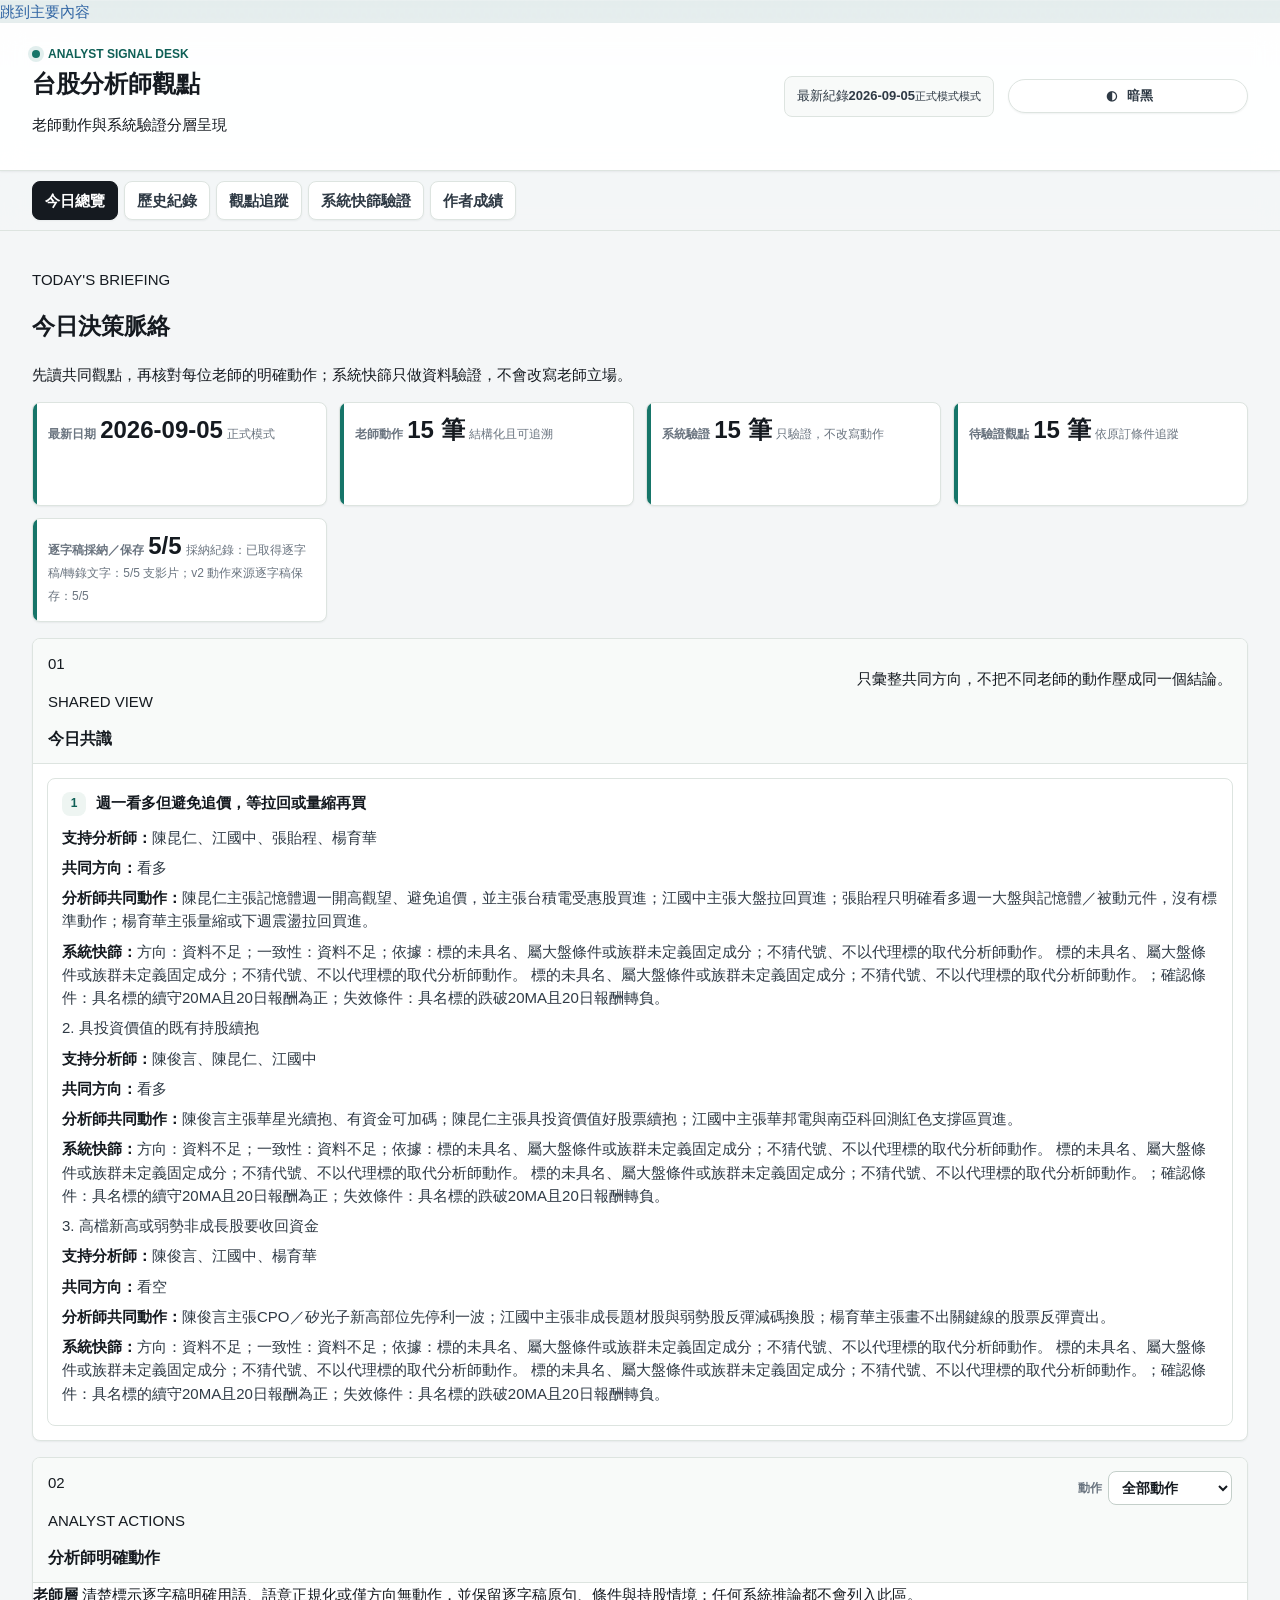
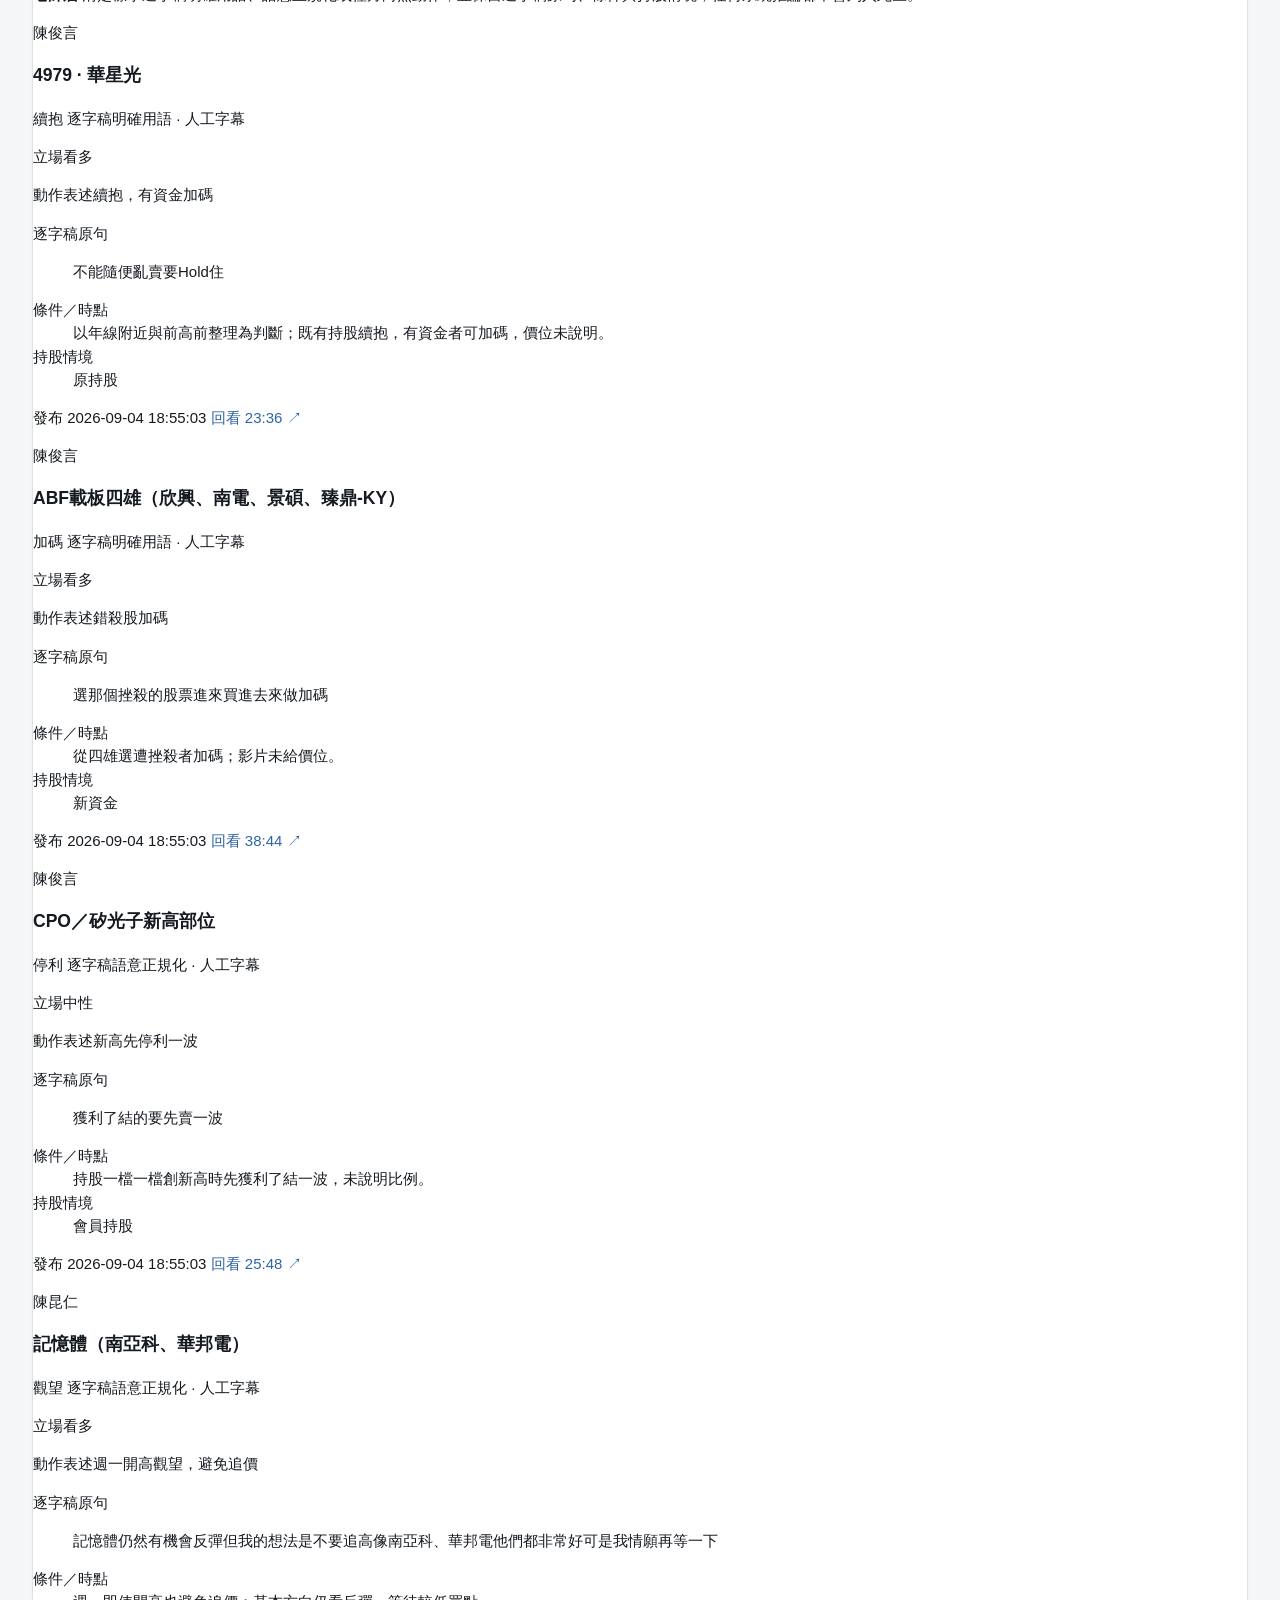
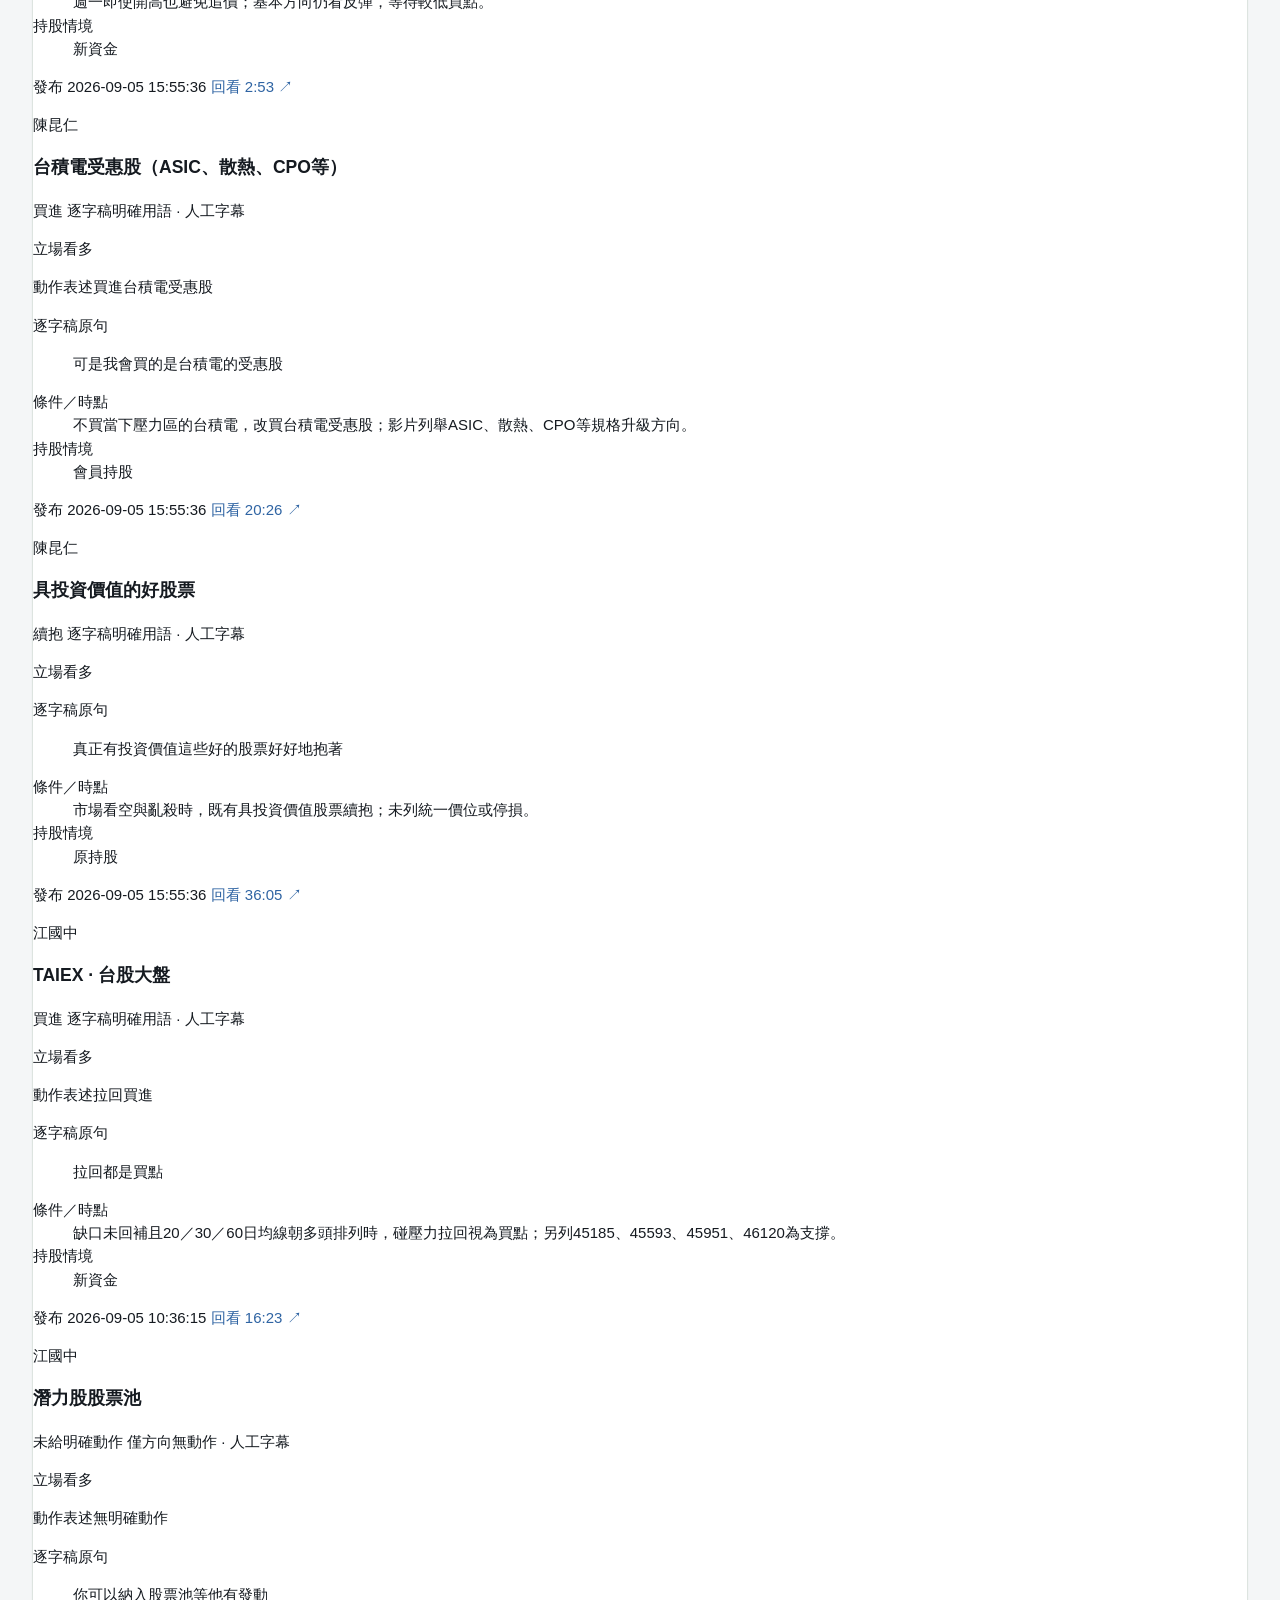
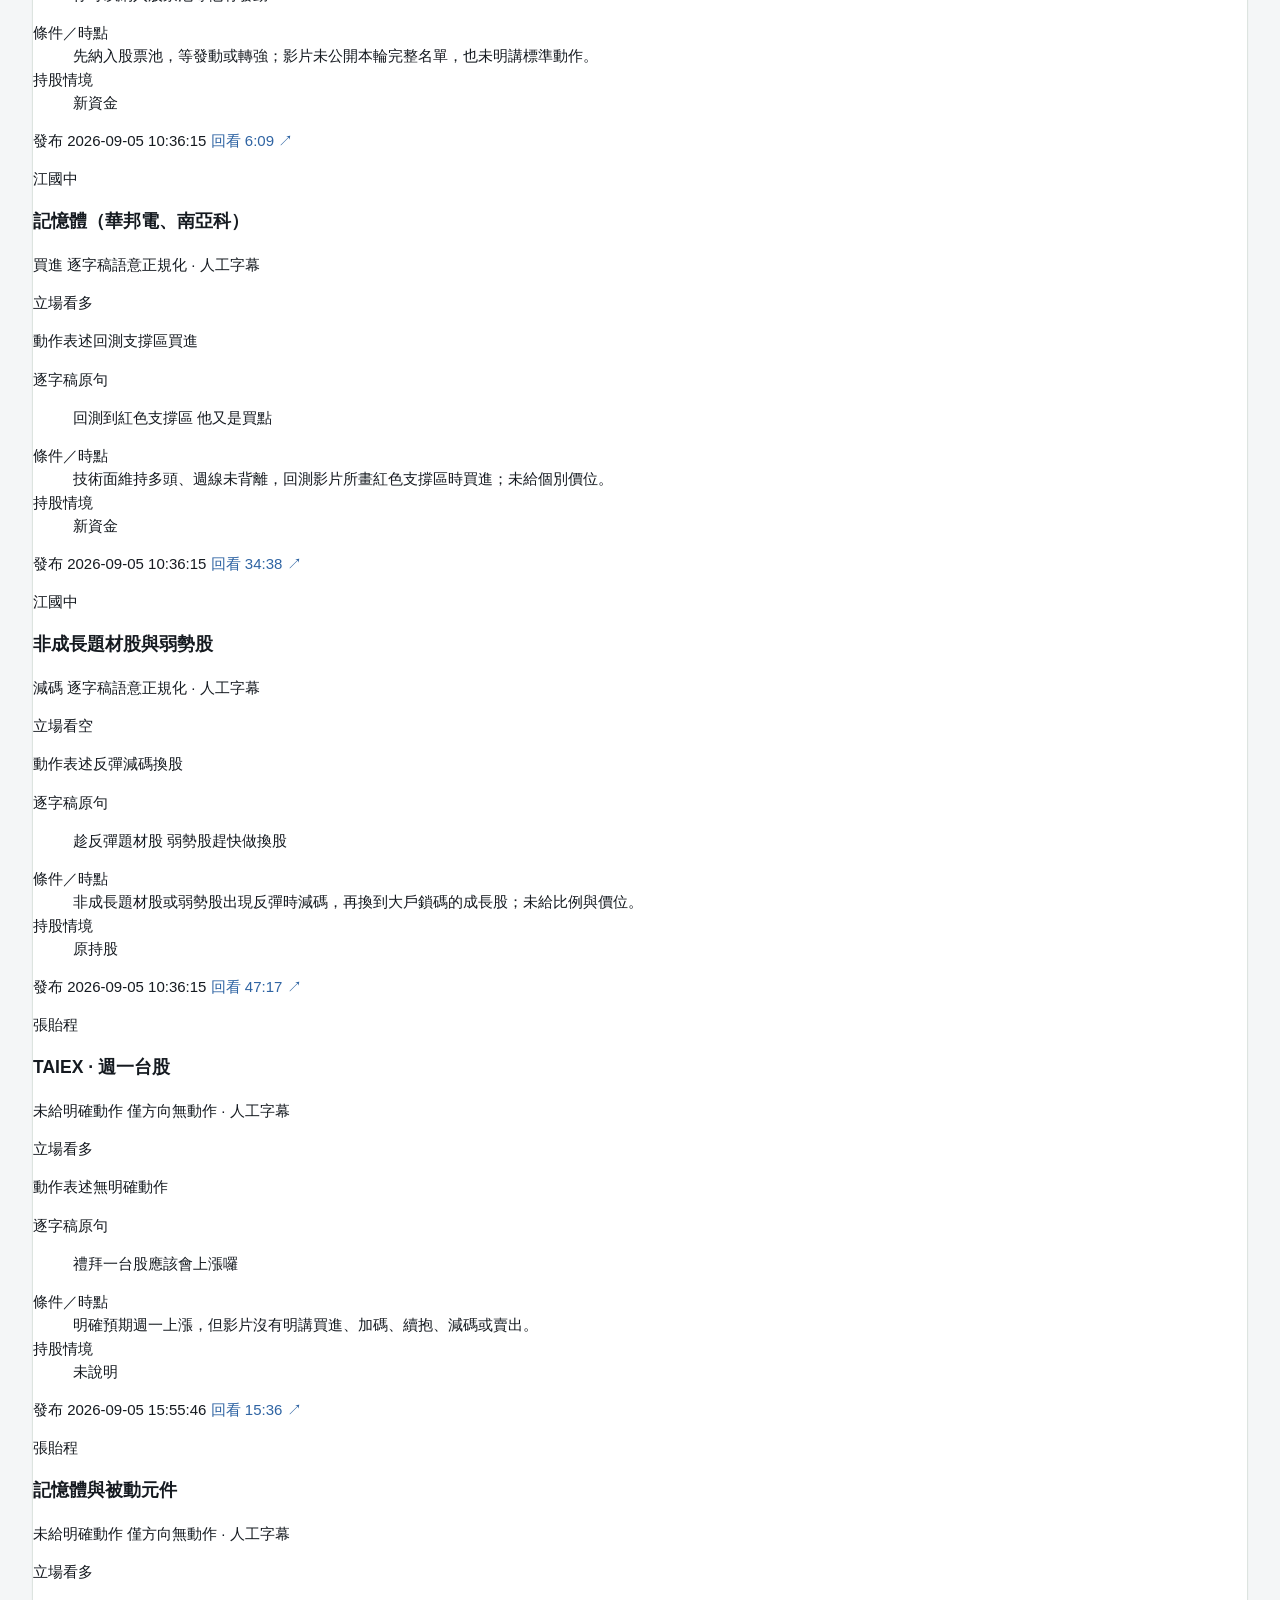
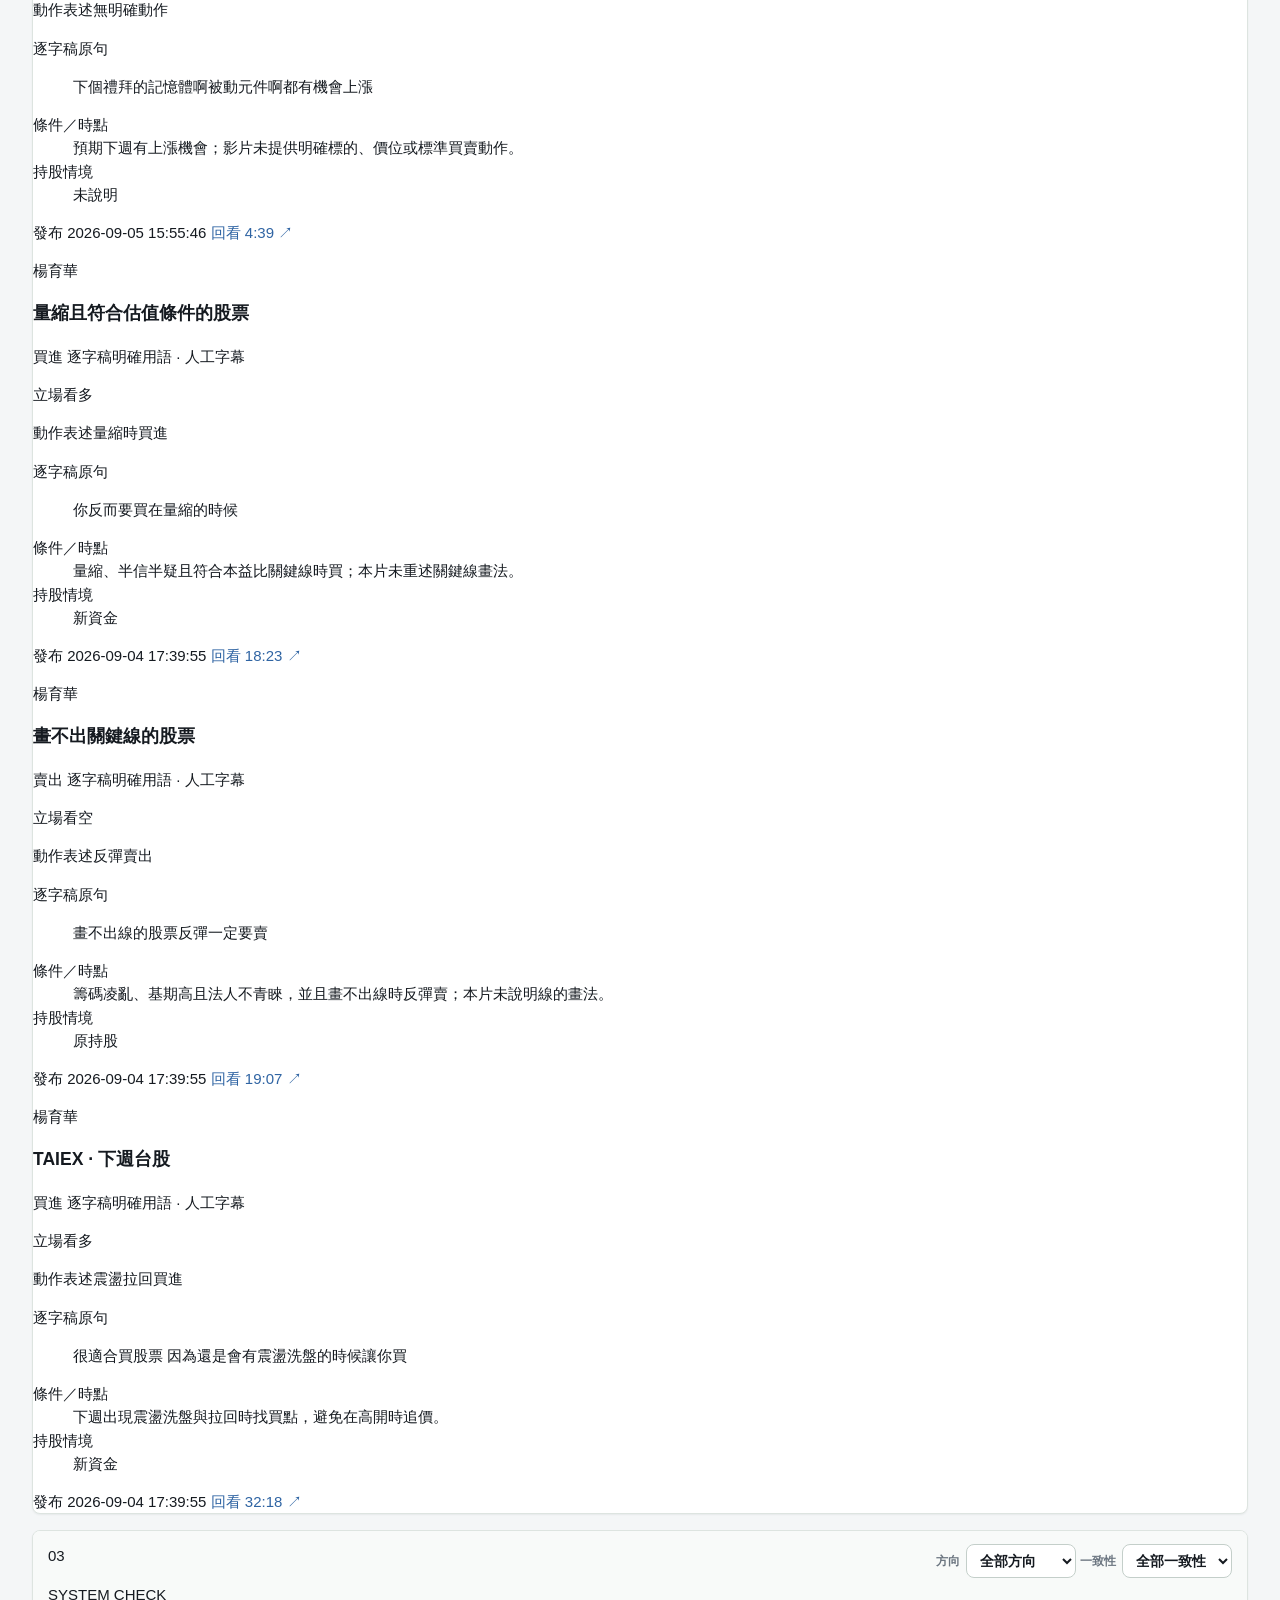
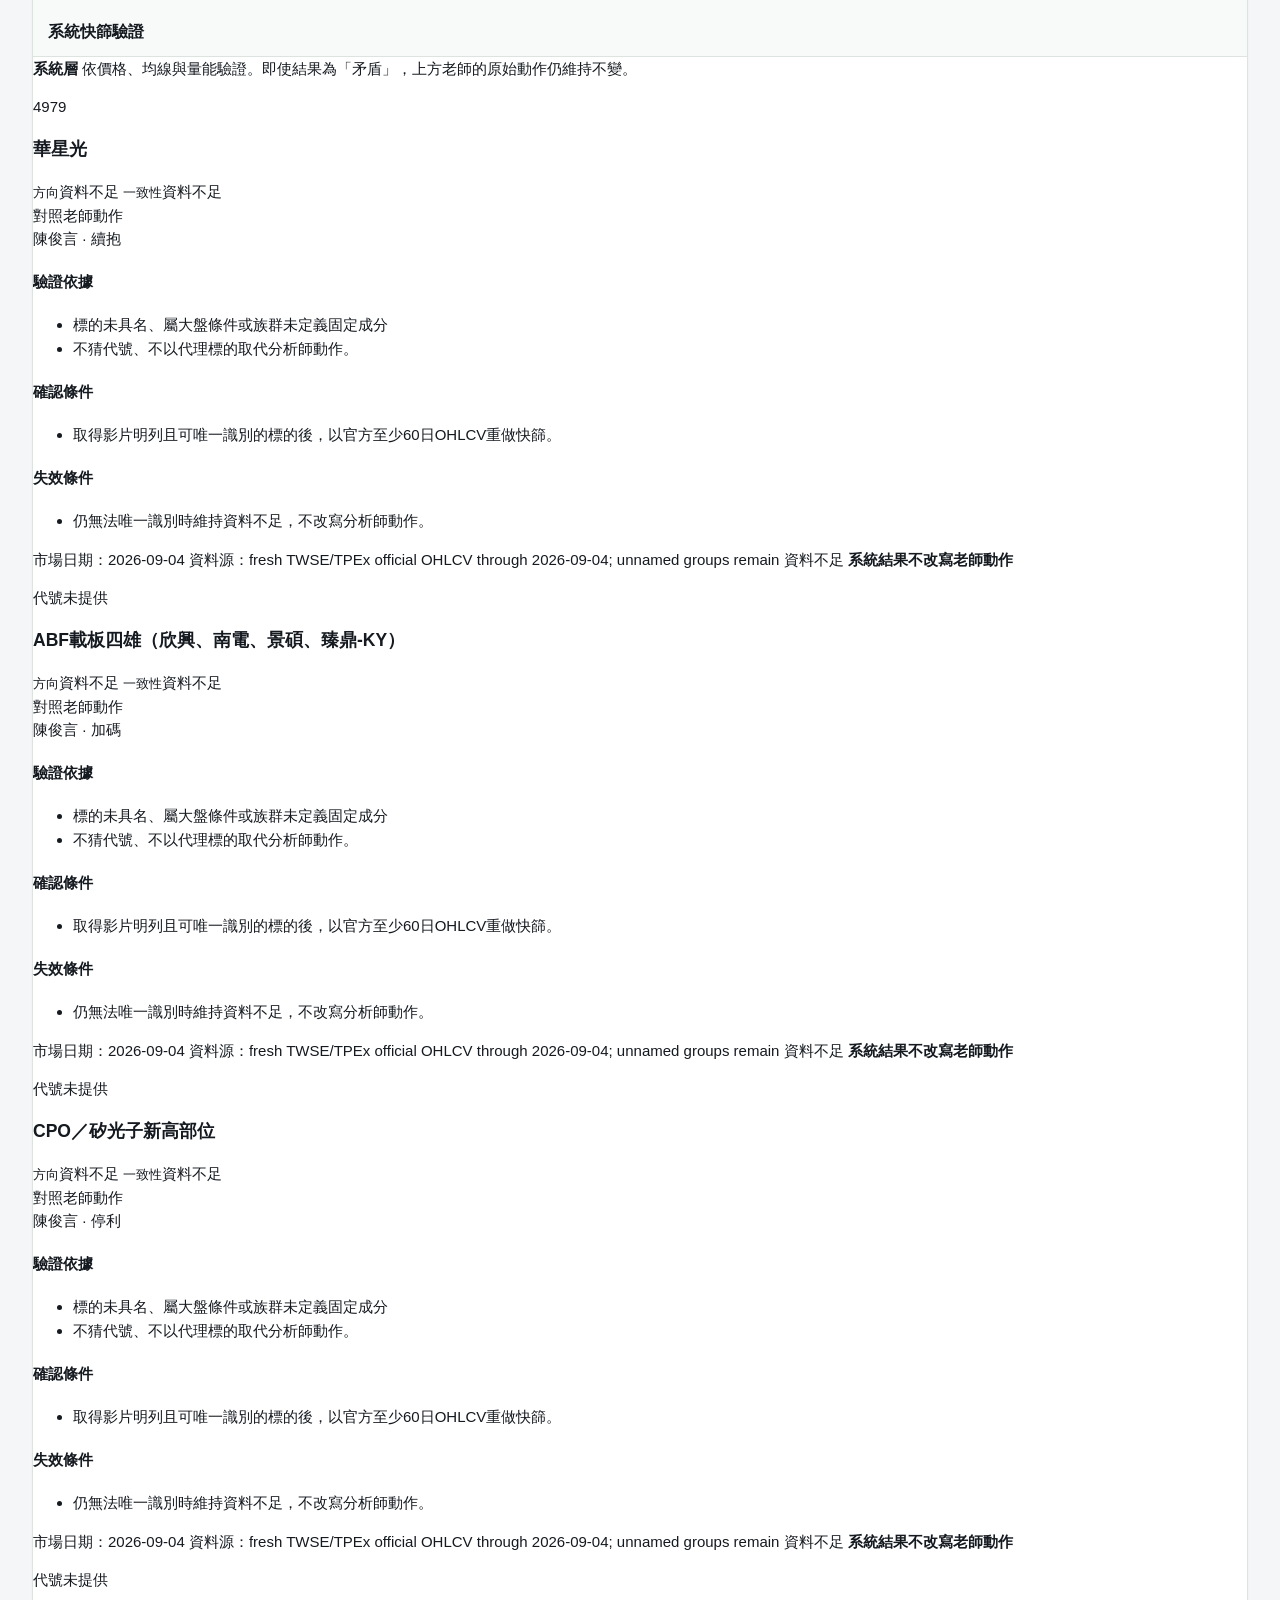
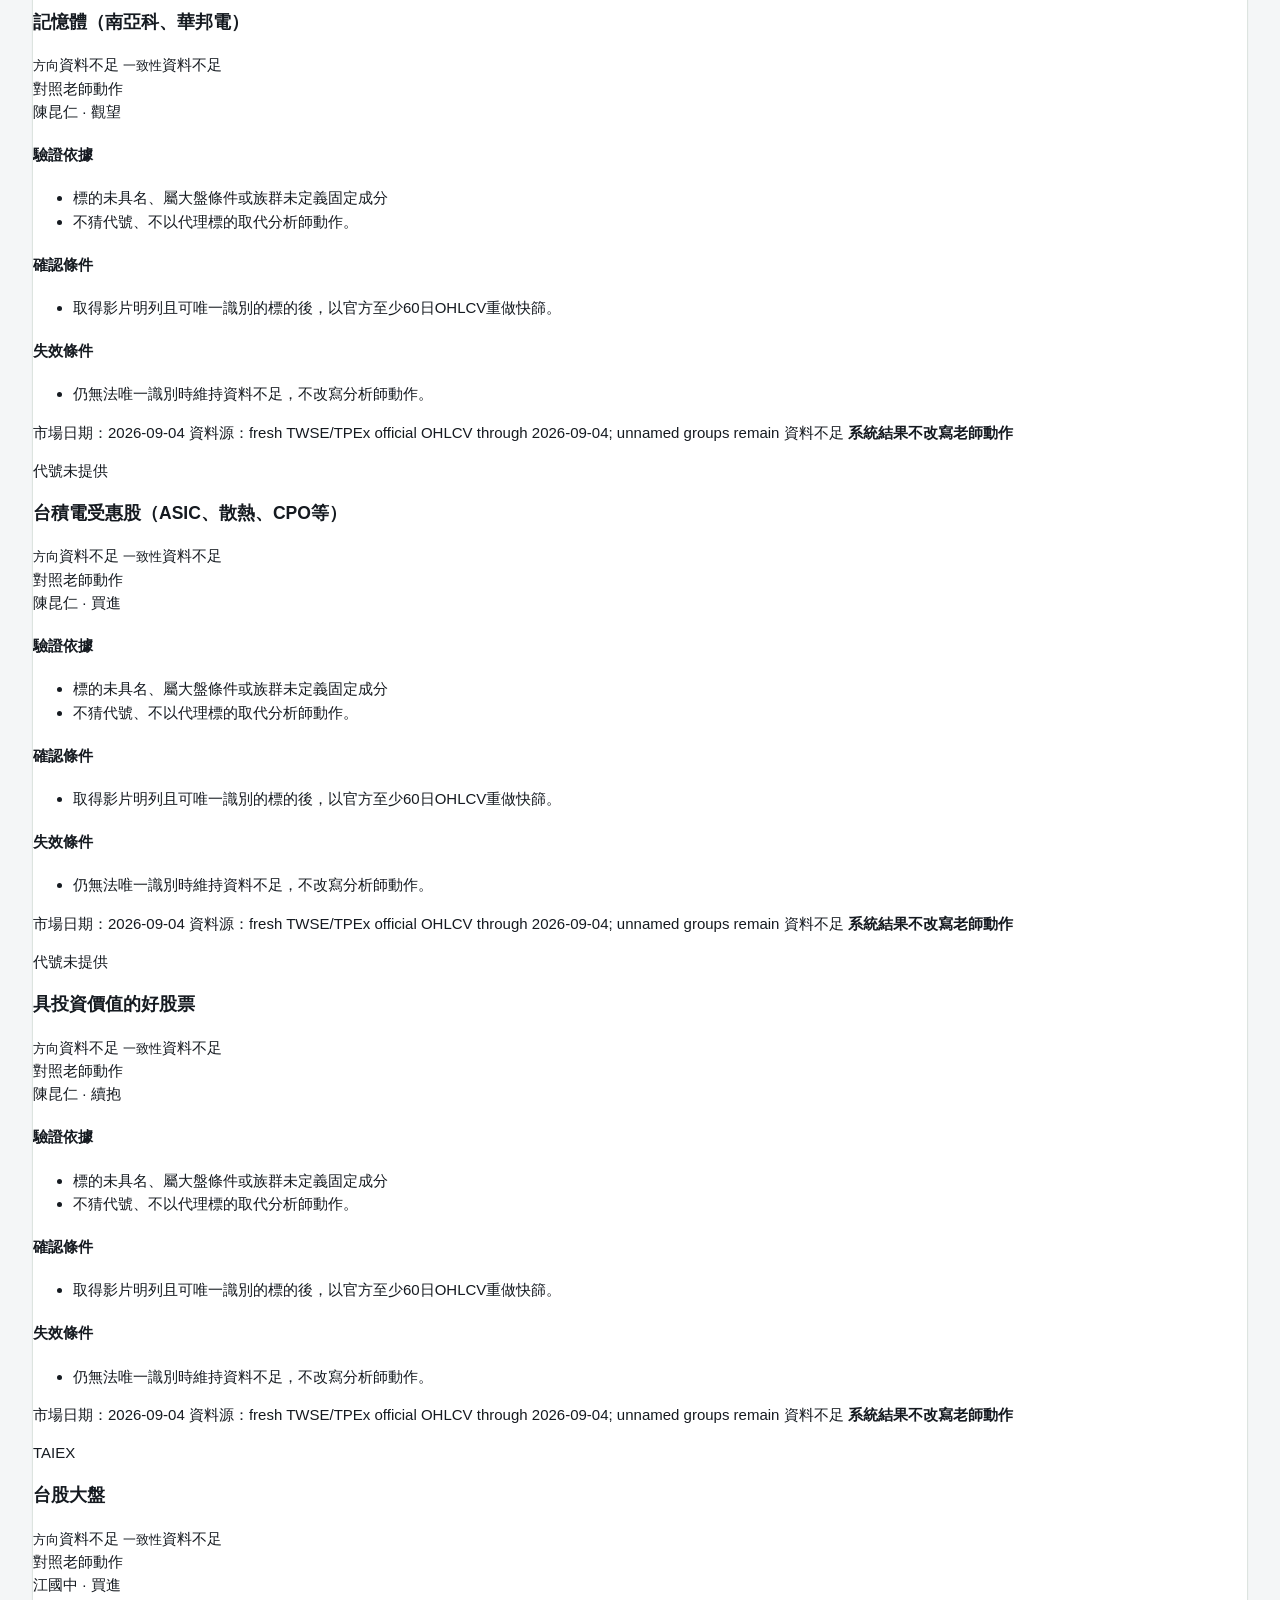
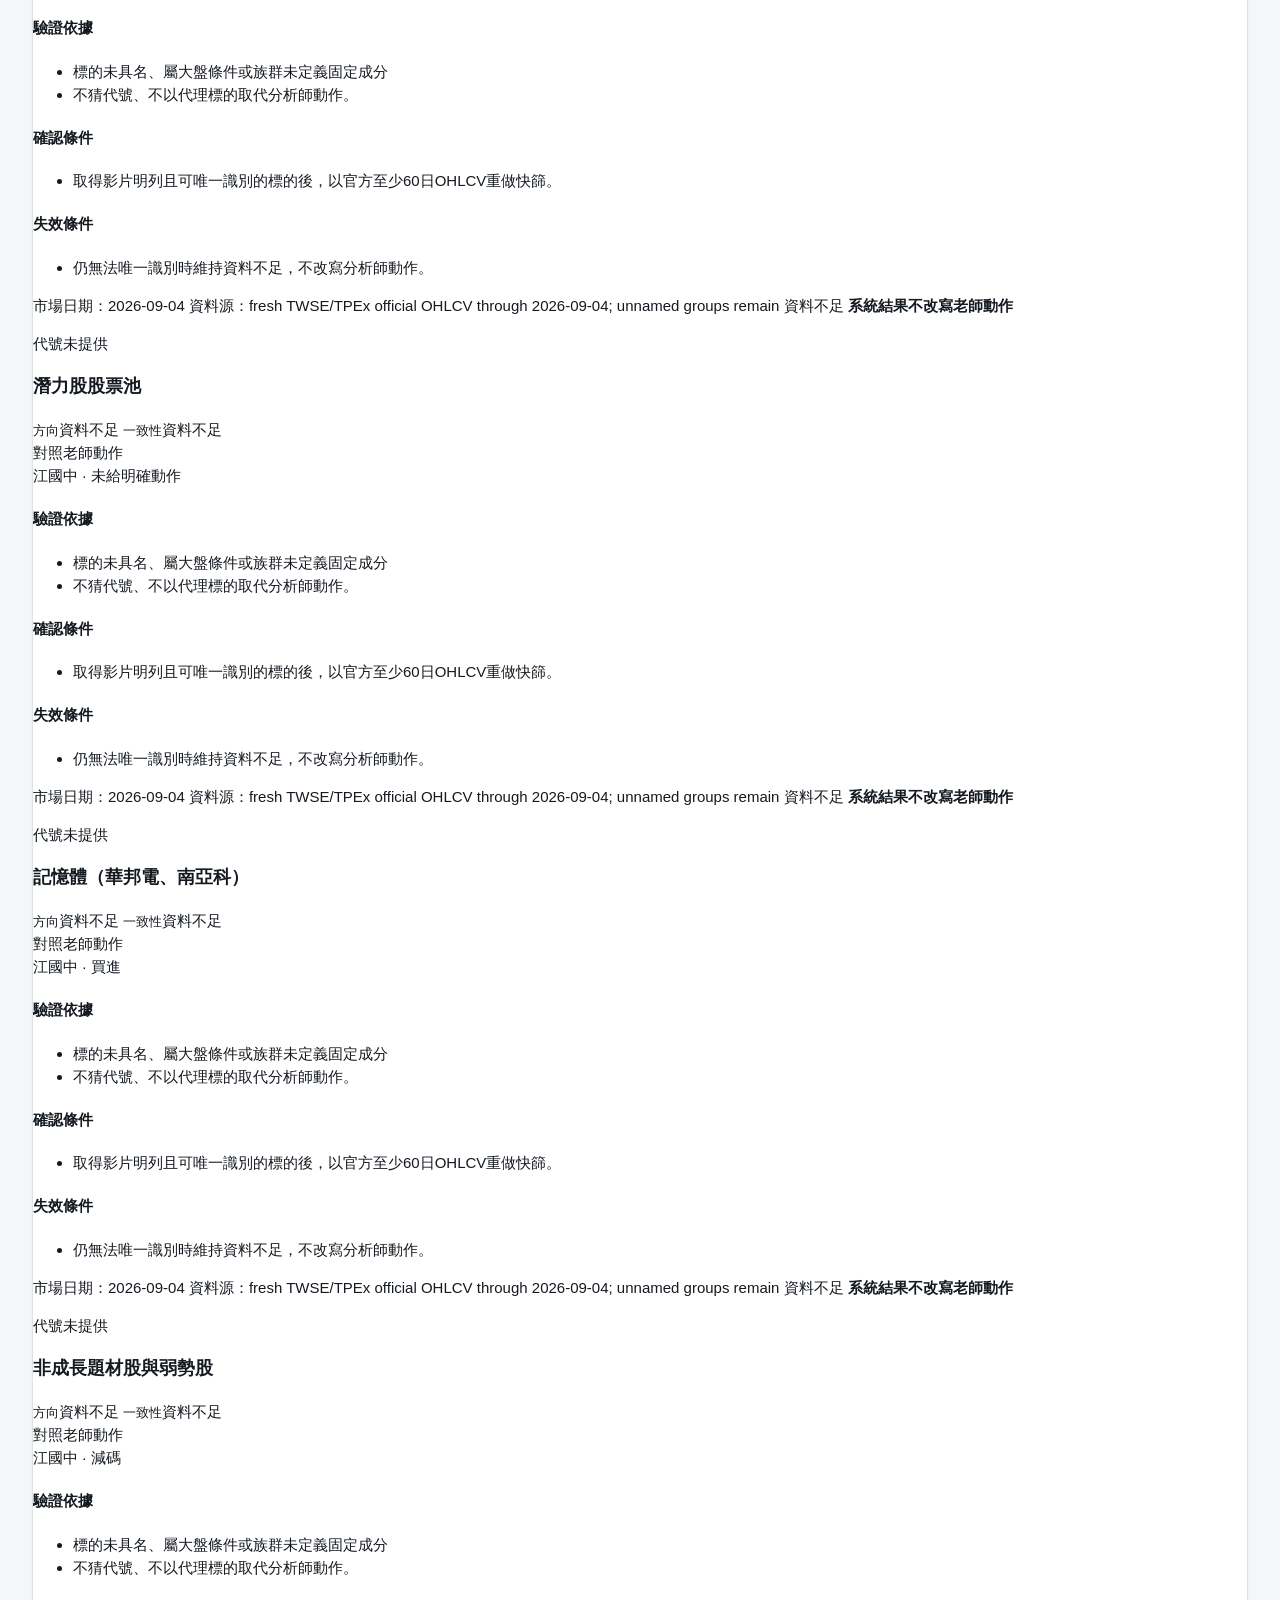
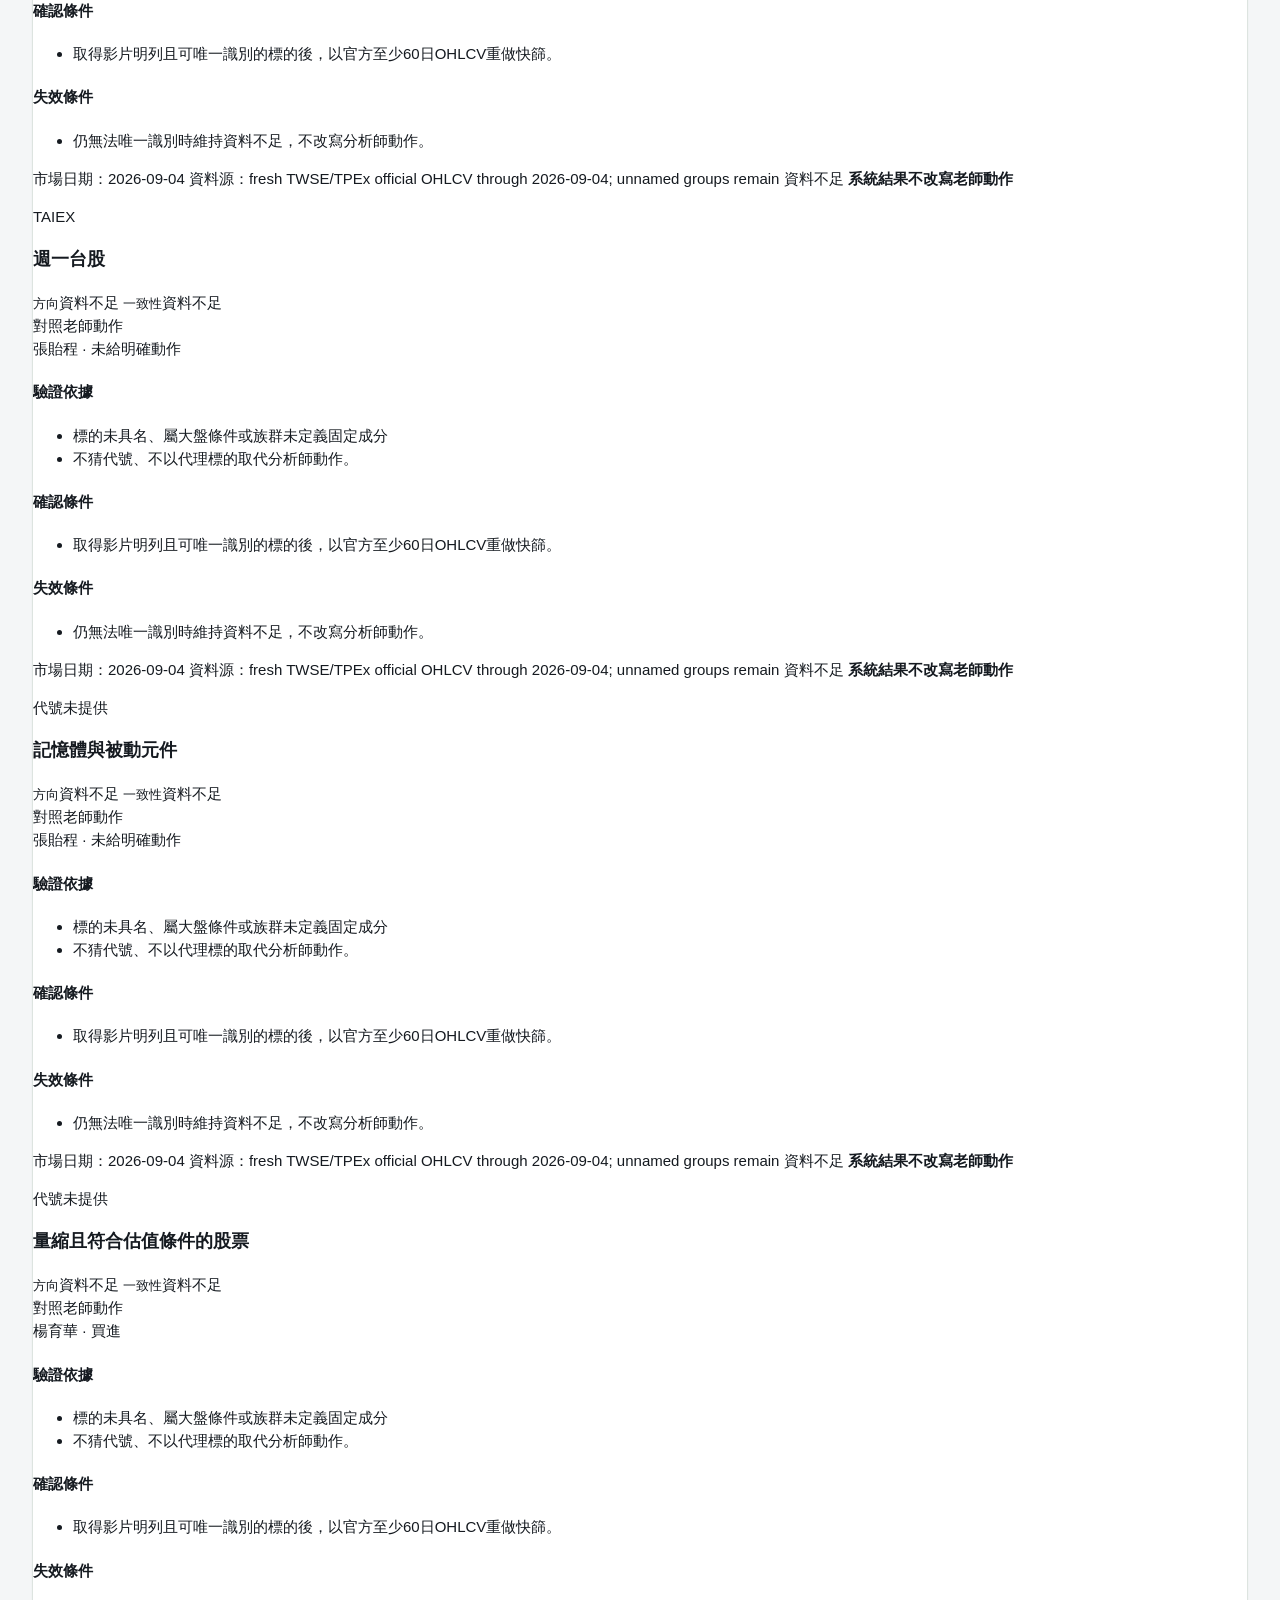
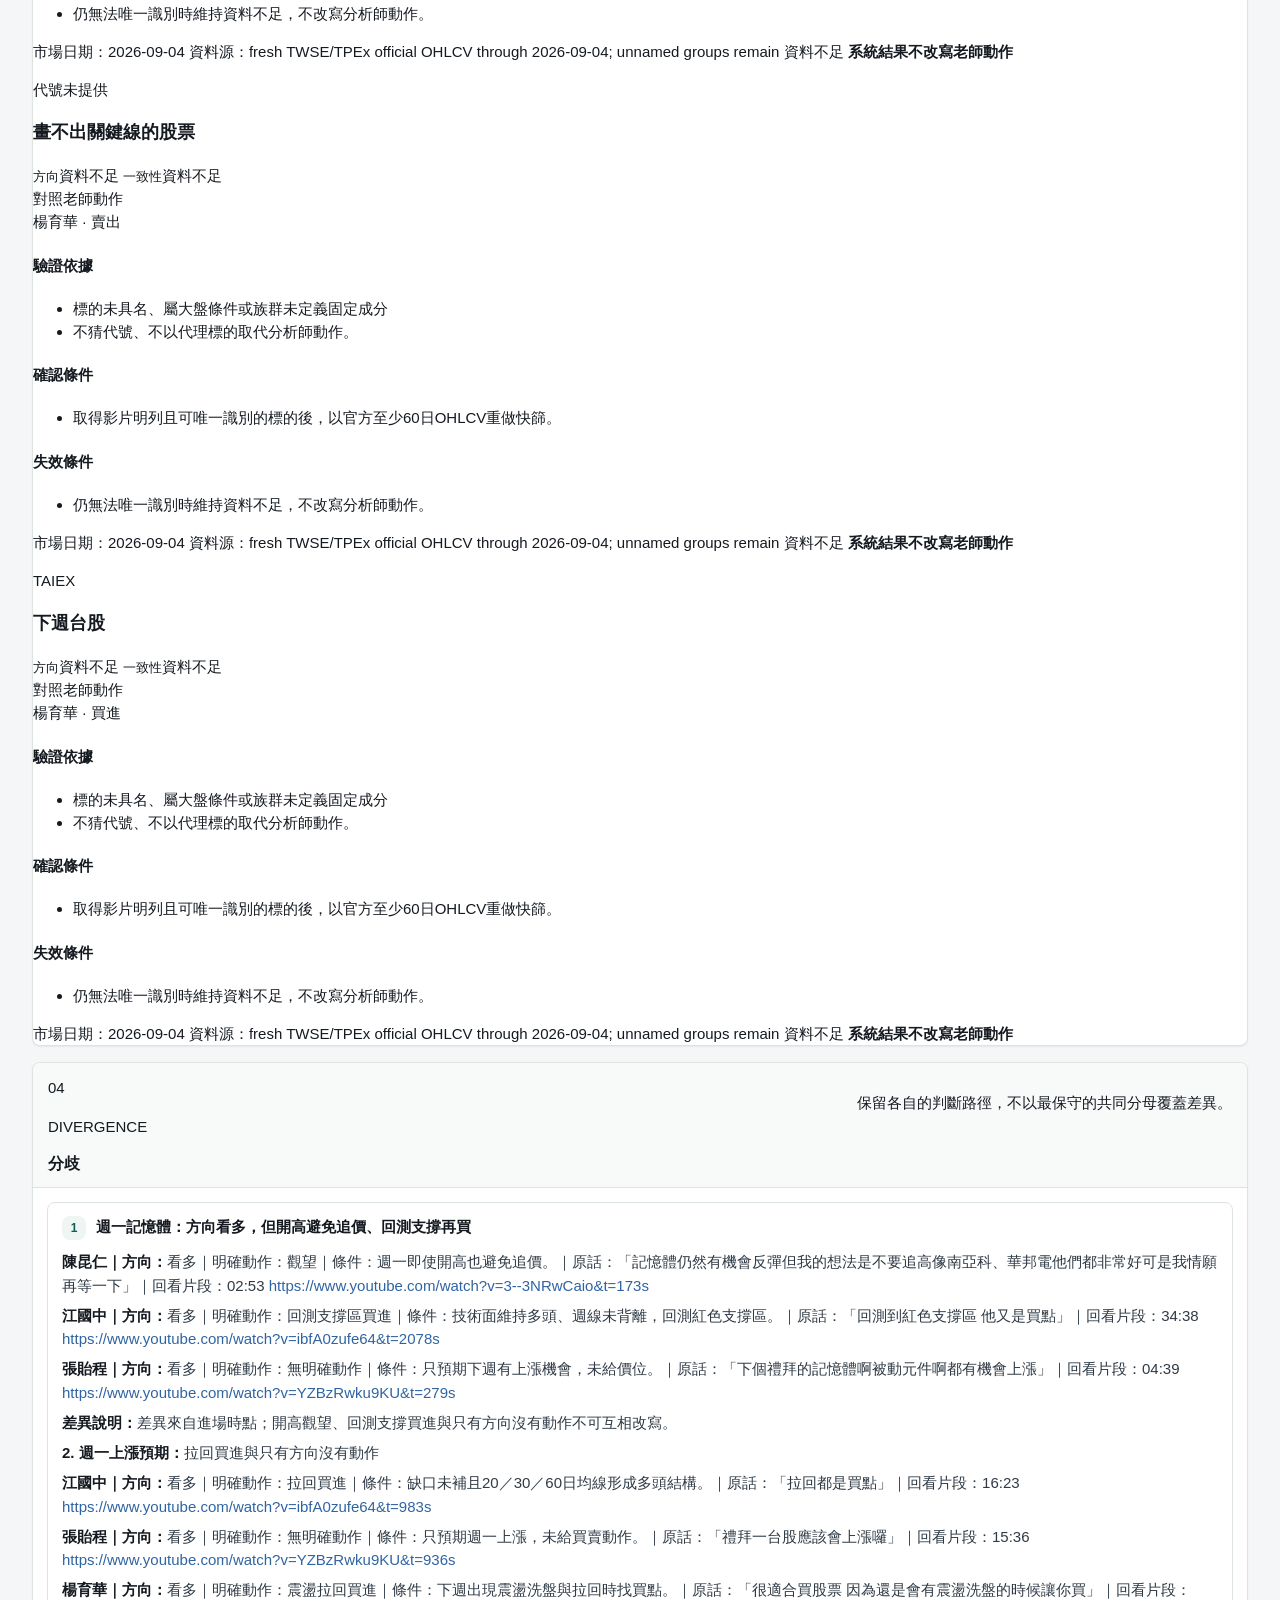
<file: index.html>
<!doctype html>
<html lang="zh-Hant">
  <head>
    <meta charset="utf-8" />
    <meta name="viewport" content="width=device-width, initial-scale=1" />
    <meta name="color-scheme" content="light dark" />
    <title>台股分析師觀點儀表板</title>
    <link
      rel="icon"
      href="data:image/svg+xml,%3Csvg xmlns='http://www.w3.org/2000/svg' viewBox='0 0 64 64'%3E%3Crect width='64' height='64' rx='14' fill='%230b6b57'/%3E%3Cpath d='M14 43 27 30l9 8 14-18' fill='none' stroke='white' stroke-width='6' stroke-linecap='round' stroke-linejoin='round'/%3E%3C/svg%3E"
    />
    <script>
      (function () {
        try {
          var saved = localStorage.getItem("twExpertTheme");
          if (saved === "dark" || saved === "light") {
            document.documentElement.dataset.theme = saved;
          }
        } catch (error) {}
      })();
    </script>
    <link rel="stylesheet" href="styles.css" />
  </head>
  <body>
    <a class="skip-link" href="#mainContent">跳到主要內容</a>

    <header class="topbar">
      <div class="brand-block">
        <p class="eyebrow">ANALYST SIGNAL DESK</p>
        <h1>台股分析師觀點</h1>
        <p class="brand-note">老師動作與系統驗證分層呈現</p>
      </div>
      <div class="run-meta" id="runMeta" aria-live="polite">載入最新紀錄中</div>
      <button class="theme-toggle" type="button" data-theme-toggle aria-label="切換顯示主題">
        <span class="theme-icon" data-theme-icon aria-hidden="true">◐</span>
        <span data-theme-label>暗黑</span>
      </button>
    </header>

    <nav class="tabs" aria-label="儀表板功能">
      <button class="tab active" type="button" data-view="overview">今日總覽</button>
      <button class="tab" type="button" data-view="history">歷史紀錄</button>
      <button class="tab" type="button" data-view="claims">觀點追蹤</button>
      <button class="tab" type="button" data-view="market">系統快篩驗證</button>
      <button class="tab" type="button" data-view="authors">作者成績</button>
    </nav>

    <main id="mainContent" class="app-shell">
      <section id="view-overview" class="view active" aria-labelledby="overviewTitle">
        <section class="briefing-hero">
          <div>
            <p class="section-kicker">TODAY'S BRIEFING</p>
            <h2 id="overviewTitle">今日決策脈絡</h2>
            <p class="hero-copy">先讀共同觀點，再核對每位老師的明確動作；系統快篩只做資料驗證，不會改寫老師立場。</p>
          </div>
          <div class="metric-grid" id="summaryMetrics" aria-live="polite"></div>
        </section>
        <div id="contractStatusNote" aria-live="polite"></div>

        <section class="panel story-panel" id="consensusSection">
          <div class="panel-head">
            <div class="heading-cluster">
              <span class="section-number">01</span>
              <div>
                <p class="section-kicker">SHARED VIEW</p>
                <h2>今日共識</h2>
              </div>
            </div>
            <p class="panel-description">只彙整共同方向，不把不同老師的動作壓成同一個結論。</p>
          </div>
          <div id="consensusBlock" class="text-block"></div>
        </section>

        <section class="panel" id="analystActionsSection">
          <div class="panel-head responsive-head">
            <div class="heading-cluster">
              <span class="section-number">02</span>
              <div>
                <p class="section-kicker">ANALYST ACTIONS</p>
                <h2>分析師明確動作</h2>
              </div>
            </div>
            <label class="compact-filter">
              <span>動作</span>
              <select id="overviewActionFilter">
                <option value="">全部動作</option>
                <option value="買進">買進</option>
                <option value="加碼">加碼</option>
                <option value="續抱">續抱</option>
                <option value="減碼">減碼</option>
                <option value="賣出">賣出</option>
                <option value="停利">停利</option>
                <option value="停損">停損</option>
                <option value="觀望">觀望</option>
                <option value="未給明確動作">未給明確動作</option>
              </select>
            </label>
          </div>
          <div class="layer-note analyst-layer-note">
            <strong>老師層</strong>
            <span>清楚標示逐字稿明確用語、語意正規化或僅方向無動作，並保留逐字稿原句、條件與持股情境；任何系統推論都不會列入此區。</span>
          </div>
          <div id="actionIntegrityNote"></div>
          <div id="analystActionList" class="action-grid" aria-live="polite"></div>
        </section>

        <section class="panel" id="quickScreenSection">
          <div class="panel-head responsive-head">
            <div class="heading-cluster">
              <span class="section-number">03</span>
              <div>
                <p class="section-kicker">SYSTEM CHECK</p>
                <h2>系統快篩驗證</h2>
              </div>
            </div>
            <div class="inline-filters">
              <label class="compact-filter">
                <span>方向</span>
                <select id="overviewDirectionFilter">
                  <option value="">全部方向</option>
                  <option value="偏多確認">偏多確認</option>
                  <option value="偏多未確認">偏多未確認</option>
                  <option value="中性">中性</option>
                  <option value="偏空確認">偏空確認</option>
                  <option value="資料不足">資料不足</option>
                </select>
              </label>
              <label class="compact-filter">
                <span>一致性</span>
                <select id="overviewAlignmentFilter">
                  <option value="">全部一致性</option>
                  <option value="支持">支持</option>
                  <option value="部分支持">部分支持</option>
                  <option value="尚未確認">尚未確認</option>
                  <option value="矛盾">矛盾</option>
                  <option value="資料不足">資料不足</option>
                </select>
              </label>
            </div>
          </div>
          <div class="layer-note system-layer-note">
            <strong>系統層</strong>
            <span>依價格、均線與量能驗證。即使結果為「矛盾」，上方老師的原始動作仍維持不變。</span>
          </div>
          <div id="overviewMarketList" class="screen-grid" aria-live="polite"></div>
        </section>

        <section class="panel story-panel" id="divergenceSection">
          <div class="panel-head">
            <div class="heading-cluster">
              <span class="section-number">04</span>
              <div>
                <p class="section-kicker">DIVERGENCE</p>
                <h2>分歧</h2>
              </div>
            </div>
            <p class="panel-description">保留各自的判斷路徑，不以最保守的共同分母覆蓋差異。</p>
          </div>
          <div id="divergenceBlock" class="text-block"></div>
        </section>

        <section class="panel story-panel" id="trackingSection">
          <div class="panel-head">
            <div class="heading-cluster">
              <span class="section-number">05</span>
              <div>
                <p class="section-kicker">FOLLOW-UP</p>
                <h2>追蹤</h2>
              </div>
            </div>
          </div>
          <div id="trackingBlock" class="text-block"></div>
          <div class="subsection-head">
            <h3>待驗證觀點</h3>
            <span>依原訂評估條件追蹤</span>
          </div>
          <div id="openClaimsList" class="claim-list compact-list"></div>
        </section>
      </section>

      <section id="view-history" class="view" aria-labelledby="historyTitle">
        <section class="panel">
          <div class="panel-head stacked-head">
            <div>
              <p class="section-kicker">ARCHIVE</p>
              <h2 id="historyTitle">歷史紀錄</h2>
            </div>
            <div class="filters history-filters">
              <label>起日 <input id="historyFrom" type="date" /></label>
              <label>迄日 <input id="historyTo" type="date" /></label>
              <label>
                模式
                <select id="historyMode">
                  <option value="">全部</option>
                  <option value="formal">正式</option>
                  <option value="test">測試</option>
                </select>
              </label>
              <div class="filter-field">
                <span class="filter-label">作者</span>
                <div class="multi-select" id="historyAuthorPicker">
                  <button id="historyAuthorToggle" class="multi-select-toggle" type="button" aria-haspopup="listbox" aria-expanded="false">
                    <span id="historyAuthorLabel">全部作者</span>
                    <span class="select-caret" aria-hidden="true"></span>
                  </button>
                  <div id="historyAuthorMenu" class="multi-select-menu" role="listbox" aria-multiselectable="true" hidden>
                    <div id="historyAuthorOptions" class="multi-select-options">
                      <div class="multi-select-empty">載入作者中</div>
                    </div>
                    <div class="multi-select-actions">
                      <button id="historyAuthorClear" class="ghost-button" type="button">清除</button>
                      <button id="historyAuthorDone" class="ghost-button primary" type="button">完成</button>
                    </div>
                  </div>
                </div>
              </div>
              <button id="historyApply" class="button" type="button">套用</button>
            </div>
          </div>
          <div class="table-wrap">
            <table>
              <thead>
                <tr>
                  <th>日期</th>
                  <th>資料狀態</th>
                  <th>模式</th>
                  <th>動作／觀點</th>
                  <th>影片</th>
                  <th>快篩</th>
                  <th><span class="sr-only">操作</span></th>
                </tr>
              </thead>
              <tbody id="historyRows"></tbody>
            </table>
          </div>
        </section>
        <section class="panel detail-panel" id="runDetailPanel">
          <div class="panel-head">
            <div>
              <p class="section-kicker">DAILY DETAIL</p>
              <h2>紀錄內容</h2>
            </div>
          </div>
          <div id="runDetail" class="detail-content subtle">選擇一筆紀錄查看逐片摘要</div>
        </section>
      </section>

      <section id="view-claims" class="view" aria-labelledby="claimsTitle">
        <section class="panel">
          <div class="panel-head stacked-head">
            <div>
              <p class="section-kicker">CLAIM TRACKER</p>
              <h2 id="claimsTitle">觀點追蹤</h2>
            </div>
            <div class="filters">
              <label>作者 <input id="claimAuthor" type="search" placeholder="例：楊育華" /></label>
              <label>標的 <input id="claimTicker" type="search" placeholder="例：2408" /></label>
              <label>
                狀態
                <select id="claimStatus">
                  <option value="">全部</option>
                  <option value="open">待驗證</option>
                  <option value="evaluated">已評分</option>
                  <option value="not_evaluable">不可評分</option>
                </select>
              </label>
              <label>
                結果
                <select id="claimResult">
                  <option value="">全部</option>
                  <option value="success">成功</option>
                  <option value="partial">部分符合</option>
                  <option value="miss">未符合</option>
                  <option value="not_evaluable">不可評分</option>
                </select>
              </label>
              <button id="claimApply" class="button" type="button">套用</button>
            </div>
          </div>
          <div id="claimList" class="claim-list"></div>
        </section>
      </section>

      <section id="view-market" class="view" aria-labelledby="marketTitle">
        <section class="panel">
          <div class="panel-head stacked-head">
            <div>
              <p class="section-kicker">SYSTEM CHECK</p>
              <h2 id="marketTitle">系統快篩驗證</h2>
              <p class="panel-description">此頁只比較市場資料與老師動作的一致性，不產生買賣建議。</p>
            </div>
            <div class="filters market-filters">
              <label>代號 <input id="marketTicker" type="search" placeholder="例：2454" /></label>
              <label>
                分析師動作
                <select id="marketAction">
                  <option value="">全部動作</option>
                  <option value="買進">買進</option>
                  <option value="加碼">加碼</option>
                  <option value="續抱">續抱</option>
                  <option value="減碼">減碼</option>
                  <option value="賣出">賣出</option>
                  <option value="停利">停利</option>
                  <option value="停損">停損</option>
                  <option value="觀望">觀望</option>
                  <option value="未給明確動作">未給明確動作</option>
                </select>
              </label>
              <label>
                方向
                <select id="marketDirection">
                  <option value="">全部方向</option>
                  <option value="偏多確認">偏多確認</option>
                  <option value="偏多未確認">偏多未確認</option>
                  <option value="中性">中性</option>
                  <option value="偏空確認">偏空確認</option>
                  <option value="資料不足">資料不足</option>
                </select>
              </label>
              <label>
                一致性
                <select id="marketAlignment">
                  <option value="">全部一致性</option>
                  <option value="支持">支持</option>
                  <option value="部分支持">部分支持</option>
                  <option value="尚未確認">尚未確認</option>
                  <option value="矛盾">矛盾</option>
                  <option value="資料不足">資料不足</option>
                </select>
              </label>
              <button id="marketApply" class="button" type="button">套用</button>
            </div>
          </div>
          <div class="layer-note system-layer-note">
            <strong>閱讀原則</strong>
            <span>方向是系統對市場資料的判定；一致性是它與老師動作的關係。兩者都不是新的投資立場。</span>
          </div>
          <div id="marketSummary" class="result-summary" aria-live="polite"></div>
          <div id="marketRows" class="screen-grid"></div>
        </section>
      </section>

      <section id="view-authors" class="view" aria-labelledby="authorsTitle">
        <section class="panel">
          <div class="panel-head">
            <div>
              <p class="section-kicker">SCOREBOARD</p>
              <h2 id="authorsTitle">作者成績</h2>
            </div>
          </div>
          <div class="table-wrap">
            <table>
              <thead>
                <tr>
                  <th>作者</th>
                  <th>可評分樣本</th>
                  <th>命中率</th>
                  <th>近 20 筆</th>
                  <th>高確信</th>
                  <th>平均報酬</th>
                  <th>平均相對報酬</th>
                  <th>待驗證</th>
                </tr>
              </thead>
              <tbody id="authorRows"></tbody>
            </table>
          </div>
        </section>
      </section>
    </main>

    <div id="toast" class="toast" role="status" aria-live="polite" hidden></div>
    <script src="app.js"></script>
  </body>
</html>
</file>
<file: styles.css>
:root {
  color-scheme: light;
  --bg: #f4f6f7;
  --surface: #ffffff;
  --surface-soft: #f8faf9;
  --surface-tint: #eef5f2;
  --topbar-bg: rgba(255, 255, 255, 0.94);
  --tabs-bg: rgba(244, 246, 247, 0.92);
  --input-bg: #ffffff;
  --hover-bg: #fbfcfc;
  --ink: #151a20;
  --ink-soft: #2f3a45;
  --muted: #6b7580;
  --line: #dde4e0;
  --line-strong: #c4cfca;
  --teal: #167569;
  --teal-strong: #0f5f56;
  --amber: #ad741d;
  --red: #ad3f36;
  --blue: #2f64a3;
  --green: #2d7753;
  --teal-soft: #edf6f3;
  --amber-soft: #fff6e7;
  --red-soft: #fff0ee;
  --blue-soft: #eef5ff;
  --green-soft: #edf8f1;
  --focus-ring: rgba(22, 117, 105, 0.14);
  --tab-active-bg: var(--ink);
  --tab-active-ink: #ffffff;
  --button-ink: #ffffff;
  --toast-bg: var(--ink);
  --toast-ink: #ffffff;
  --shadow-sm: 0 1px 2px rgba(21, 26, 32, 0.06);
  --shadow-md: 0 14px 34px rgba(21, 26, 32, 0.08);
  --body-bg:
    linear-gradient(180deg, rgba(22, 117, 105, 0.07), rgba(22, 117, 105, 0) 220px),
    var(--bg);
}

html[data-theme="dark"] {
  color-scheme: dark;
  --bg: #0d1315;
  --surface: #151d20;
  --surface-soft: #11181b;
  --surface-tint: #16332e;
  --topbar-bg: rgba(14, 20, 22, 0.94);
  --tabs-bg: rgba(13, 19, 21, 0.92);
  --input-bg: #101719;
  --hover-bg: #182224;
  --ink: #eef5f2;
  --ink-soft: #d1dad6;
  --muted: #9fada8;
  --line: #2b383a;
  --line-strong: #455255;
  --teal: #3fc0ad;
  --teal-strong: #88ded2;
  --amber: #f1b85d;
  --red: #ef8b7b;
  --blue: #83bce6;
  --green: #7fd8a6;
  --teal-soft: #15352f;
  --amber-soft: #3b2b14;
  --red-soft: #3b1d19;
  --blue-soft: #172b3c;
  --green-soft: #183726;
  --focus-ring: rgba(63, 192, 173, 0.24);
  --tab-active-bg: #dcebe7;
  --tab-active-ink: #0f1719;
  --button-ink: #081211;
  --toast-bg: #e5efec;
  --toast-ink: #11181b;
  --shadow-sm: 0 1px 2px rgba(0, 0, 0, 0.28);
  --shadow-md: 0 18px 42px rgba(0, 0, 0, 0.38);
  --body-bg:
    radial-gradient(circle at 8% 0, rgba(63, 192, 173, 0.13), transparent 260px),
    radial-gradient(circle at 92% 8%, rgba(131, 188, 230, 0.09), transparent 260px),
    linear-gradient(180deg, #111a1c 0, #0d1315 340px, #0b1012 100%);
}

* {
  box-sizing: border-box;
}

html,
body {
  margin: 0;
  min-height: 100%;
  background: var(--body-bg);
  color: var(--ink);
  font-family: -apple-system, BlinkMacSystemFont, "PingFang TC", "Noto Sans TC",
    "Helvetica Neue", Arial, sans-serif;
  letter-spacing: 0;
}

body {
  font-size: 15px;
  line-height: 1.55;
}

.topbar {
  position: sticky;
  top: 0;
  z-index: 20;
  display: grid;
  grid-template-columns: minmax(0, 1fr) auto minmax(240px, auto);
  gap: 14px;
  align-items: center;
  padding: 18px 32px;
  background: var(--topbar-bg);
  border-bottom: 1px solid var(--line);
  box-shadow: var(--shadow-sm);
  backdrop-filter: blur(12px);
}

.brand-block {
  min-width: 0;
}

.topbar h1 {
  margin: 0;
  font-size: 24px;
  line-height: 1.2;
  font-weight: 760;
  color: var(--ink);
}

.eyebrow {
  display: inline-flex;
  align-items: center;
  gap: 8px;
  margin: 0 0 6px;
  color: var(--teal-strong);
  font-size: 12px;
  font-weight: 760;
}

.eyebrow::before {
  content: "";
  width: 8px;
  height: 8px;
  border-radius: 50%;
  background: var(--teal);
  box-shadow: 0 0 0 4px rgba(22, 117, 105, 0.12);
}

.run-meta {
  justify-self: end;
  max-width: 420px;
  padding: 10px 12px;
  border: 1px solid var(--line);
  border-radius: 8px;
  background: var(--surface-soft);
  color: var(--ink-soft);
  text-align: right;
  font-size: 13px;
  line-height: 1.45;
}

.top-actions {
  display: flex;
  align-items: center;
  justify-content: flex-end;
  gap: 8px;
}

.theme-toggle {
  display: inline-flex;
  align-items: center;
  justify-content: center;
  gap: 7px;
  min-height: 34px;
  padding: 6px 10px;
  border: 1px solid var(--line);
  border-radius: 999px;
  background: var(--surface);
  color: var(--ink-soft);
  font: inherit;
  font-size: 13px;
  font-weight: 760;
  white-space: nowrap;
  cursor: pointer;
  box-shadow: var(--shadow-sm);
}

.theme-toggle:hover {
  border-color: var(--teal);
  background: var(--surface-soft);
  color: var(--ink);
}

.theme-toggle:focus-visible {
  border-color: var(--teal);
  box-shadow: 0 0 0 3px var(--focus-ring);
  outline: none;
}

.theme-icon {
  width: 16px;
  text-align: center;
}

.tabs {
  position: sticky;
  top: 77px;
  z-index: 19;
  display: flex;
  gap: 6px;
  padding: 10px 32px;
  overflow-x: auto;
  background: var(--tabs-bg);
  border-bottom: 1px solid var(--line);
  backdrop-filter: blur(12px);
}

.tab,
.button {
  border: 1px solid var(--line);
  background: var(--surface);
  color: var(--ink-soft);
  min-height: 36px;
  padding: 7px 12px;
  border-radius: 8px;
  cursor: pointer;
  white-space: nowrap;
  font: inherit;
  font-weight: 680;
  box-shadow: var(--shadow-sm);
}

.tab {
  min-width: 86px;
}

.tab:hover,
.button:hover {
  border-color: var(--line-strong);
  background: var(--surface-soft);
}

.tab.active {
  border-color: var(--tab-active-bg);
  background: var(--tab-active-bg);
  color: var(--tab-active-ink);
}

.button {
  border-color: var(--teal);
  background: var(--teal);
  color: var(--button-ink);
}

.button.secondary {
  border-color: var(--line-strong);
  background: var(--surface);
  color: var(--ink-soft);
}

.button.small {
  min-height: 30px;
  padding: 5px 10px;
  font-size: 13px;
}

main {
  width: min(1480px, 100%);
  margin: 0 auto;
  padding: 22px 32px 48px;
}

.view {
  display: none;
}

.view.active {
  display: block;
}

.metric-grid {
  display: grid;
  grid-template-columns: repeat(4, minmax(0, 1fr));
  gap: 12px;
  margin-bottom: 16px;
}

.metric {
  position: relative;
  min-height: 104px;
  padding: 14px 15px;
  background: var(--surface);
  border: 1px solid var(--line);
  border-radius: 8px;
  box-shadow: var(--shadow-sm);
  overflow: hidden;
}

.metric::before {
  content: "";
  position: absolute;
  inset: 0 auto 0 0;
  width: 4px;
  background: var(--teal);
}

.metric.warn::before {
  background: var(--amber);
}

.metric.info::before {
  background: var(--blue);
}

.metric.good::before {
  background: var(--green);
}

.metric-label {
  color: var(--muted);
  font-size: 12px;
  font-weight: 720;
}

.metric-value {
  margin-top: 7px;
  color: var(--ink);
  font-size: 24px;
  line-height: 1.12;
  font-weight: 790;
  overflow-wrap: anywhere;
}

.metric-hint {
  margin-top: 8px;
  color: var(--muted);
  font-size: 12px;
  line-height: 1.35;
}

.layout {
  display: grid;
  gap: 16px;
  margin-bottom: 16px;
}

.two-col {
  grid-template-columns: minmax(0, 1.05fr) minmax(0, 0.95fr);
}

.panel {
  background: var(--surface);
  border: 1px solid var(--line);
  border-radius: 8px;
  box-shadow: var(--shadow-sm);
  margin-bottom: 16px;
  overflow: hidden;
}

.panel-head {
  display: flex;
  gap: 16px;
  justify-content: space-between;
  align-items: flex-start;
  padding: 13px 15px;
  border-bottom: 1px solid var(--line);
  background: var(--surface-soft);
}

.panel h2 {
  margin: 0;
  color: var(--ink);
  font-size: 16px;
  line-height: 1.35;
  font-weight: 780;
}

.text-block {
  padding: 14px;
  overflow-wrap: anywhere;
}

.research-stack {
  display: grid;
  gap: 10px;
}

.research-card {
  padding: 13px 14px;
  border: 1px solid var(--line);
  border-radius: 8px;
  background: var(--surface);
}

.research-card h3 {
  display: flex;
  gap: 10px;
  align-items: flex-start;
  margin: 0 0 10px;
  color: var(--ink);
  font-size: 15px;
  line-height: 1.4;
}

.research-card h3 span {
  flex: 0 0 auto;
  display: inline-grid;
  place-items: center;
  width: 24px;
  height: 24px;
  border-radius: 8px;
  background: var(--surface-tint);
  color: var(--teal-strong);
  font-size: 12px;
  font-weight: 800;
}

.research-line {
  margin: 7px 0;
  color: var(--ink-soft);
}

.research-line strong {
  color: var(--ink);
}

.research-line.bullet {
  padding-left: 13px;
  border-left: 3px solid var(--surface-tint);
}

.subtle {
  color: var(--muted);
}

.filters {
  display: flex;
  gap: 8px;
  flex-wrap: wrap;
  align-items: center;
  justify-content: flex-end;
}

label {
  display: inline-flex;
  align-items: center;
  gap: 6px;
  color: var(--muted);
  font-size: 12px;
  font-weight: 700;
}

.filter-field {
  position: relative;
  display: inline-flex;
  align-items: center;
  gap: 6px;
  color: var(--muted);
  font-size: 12px;
  font-weight: 700;
}

.filter-label {
  flex: 0 0 auto;
}

.panel.has-open-menu {
  overflow: visible;
}

.multi-select {
  position: relative;
  min-width: 180px;
}

.multi-select-toggle {
  display: flex;
  align-items: center;
  justify-content: space-between;
  gap: 10px;
  width: 100%;
  min-height: 34px;
  padding: 6px 9px;
  border: 1px solid var(--line-strong);
  border-radius: 8px;
  background: var(--input-bg);
  color: var(--ink);
  font: inherit;
  font-size: 14px;
  text-align: left;
  cursor: pointer;
}

.multi-select-toggle:hover {
  border-color: var(--teal);
}

.multi-select-toggle:focus-visible,
.multi-select.open .multi-select-toggle {
  border-color: var(--teal);
  box-shadow: 0 0 0 3px var(--focus-ring);
  outline: none;
}

.multi-select-toggle.has-selection {
  border-color: var(--teal);
  background: var(--surface-tint);
}

.multi-select-toggle span:first-child {
  overflow: hidden;
  text-overflow: ellipsis;
  white-space: nowrap;
}

.select-caret {
  flex: 0 0 auto;
  width: 0;
  height: 0;
  border-top: 5px solid var(--muted);
  border-right: 5px solid transparent;
  border-left: 5px solid transparent;
}

.multi-select.open .select-caret {
  transform: rotate(180deg);
}

.multi-select-menu {
  position: absolute;
  top: calc(100% + 6px);
  right: 0;
  z-index: 30;
  width: min(280px, calc(100vw - 32px));
  padding: 8px;
  border: 1px solid var(--line);
  border-radius: 8px;
  background: var(--surface);
  box-shadow: var(--shadow-md);
}

.multi-select-options {
  display: grid;
  gap: 3px;
  max-height: 230px;
  overflow-y: auto;
  padding-right: 2px;
}

.multi-option {
  display: flex;
  width: 100%;
  align-items: center;
  gap: 9px;
  padding: 8px;
  border-radius: 8px;
  color: var(--ink);
  font-size: 14px;
  font-weight: 700;
  cursor: pointer;
}

.multi-option:hover {
  background: var(--surface-soft);
}

.multi-option input {
  width: 16px;
  min-height: 16px;
  accent-color: var(--teal);
}

.multi-select-empty {
  padding: 10px 8px;
  color: var(--muted);
  font-size: 13px;
}

.multi-select-actions {
  display: flex;
  justify-content: flex-end;
  gap: 8px;
  margin-top: 8px;
  padding-top: 8px;
  border-top: 1px solid var(--line);
}

.ghost-button {
  min-height: 30px;
  padding: 5px 10px;
  border: 1px solid var(--line);
  border-radius: 8px;
  background: var(--input-bg);
  color: var(--ink-soft);
  font: inherit;
  font-size: 13px;
  font-weight: 760;
  cursor: pointer;
}

.ghost-button:hover {
  border-color: var(--teal);
  color: var(--teal-strong);
}

.ghost-button.primary {
  border-color: var(--teal);
  background: var(--surface-tint);
  color: var(--teal-strong);
}

input,
select {
  min-height: 34px;
  padding: 6px 9px;
  border: 1px solid var(--line-strong);
  border-radius: 8px;
  background: var(--input-bg);
  color: var(--ink);
  font: inherit;
  font-size: 14px;
  outline: none;
}

input:focus,
select:focus {
  border-color: var(--teal);
  box-shadow: 0 0 0 3px var(--focus-ring);
}

.table-wrap {
  width: 100%;
  overflow-x: auto;
}

table {
  width: 100%;
  min-width: 860px;
  border-collapse: separate;
  border-spacing: 0;
}

th,
td {
  padding: 11px 12px;
  border-bottom: 1px solid var(--line);
  text-align: left;
  vertical-align: top;
}

th {
  position: sticky;
  top: 0;
  z-index: 1;
  color: var(--muted);
  font-size: 12px;
  font-weight: 780;
  background: var(--surface-soft);
}

td {
  color: var(--ink-soft);
  font-size: 14px;
}

tbody tr:hover td {
  background: var(--hover-bg);
}

td:first-child,
th:first-child {
  padding-left: 15px;
}

.item-list,
.claim-list,
.video-grid {
  padding: 12px;
}

.video-grid {
  display: grid;
  grid-template-columns: repeat(2, minmax(0, 1fr));
  gap: 10px;
}

.embedded-list {
  padding: 0;
}

.detail-section .claim-list,
.detail-section .video-grid {
  padding: 0;
}

.item,
.claim,
.video {
  padding: 13px;
  border: 1px solid var(--line);
  border-radius: 8px;
  background: var(--surface);
  box-shadow: var(--shadow-sm);
}

.claim,
.item {
  margin-bottom: 10px;
}

.item:last-child,
.claim:last-child {
  margin-bottom: 0;
}

.title-line {
  display: flex;
  flex-wrap: wrap;
  gap: 8px;
  align-items: center;
  margin-bottom: 7px;
  color: var(--ink);
  font-weight: 760;
}

.meta-line {
  margin-top: 6px;
  color: var(--muted);
  font-size: 13px;
}

.badge {
  display: inline-flex;
  align-items: center;
  min-height: 24px;
  padding: 2px 8px;
  border: 1px solid var(--line);
  border-radius: 999px;
  background: var(--teal-soft);
  color: var(--teal-strong);
  font-size: 12px;
  font-weight: 780;
}

.badge.warn {
  border-color: var(--line);
  background: var(--amber-soft);
  color: var(--amber);
}

.badge.risk {
  border-color: var(--line);
  background: var(--red-soft);
  color: var(--red);
}

.badge.info {
  border-color: var(--line);
  background: var(--blue-soft);
  color: var(--blue);
}

.badge.good {
  border-color: var(--line);
  background: var(--green-soft);
  color: var(--green);
}

a {
  color: var(--blue);
  text-decoration: none;
}

a:hover {
  text-decoration: underline;
}

.toast {
  position: fixed;
  left: 50%;
  bottom: 22px;
  transform: translateX(-50%);
  max-width: min(460px, calc(100vw - 32px));
  padding: 10px 14px;
  background: var(--toast-bg);
  color: var(--toast-ink);
  border-radius: 8px;
  box-shadow: var(--shadow-md);
}

.detail-panel {
  min-height: 260px;
}

.detail-content {
  padding: 14px;
}

.detail-summary {
  display: grid;
  grid-template-columns: repeat(2, minmax(0, 1fr));
  gap: 10px;
  margin-bottom: 14px;
}

.detail-summary > div {
  padding: 12px;
  border: 1px solid var(--line);
  border-radius: 8px;
  background: var(--surface-soft);
}

.detail-actions {
  display: flex;
  flex-wrap: wrap;
  gap: 8px;
}

.detail-label {
  display: block;
  margin-bottom: 4px;
  color: var(--muted);
  font-size: 12px;
  font-weight: 760;
}

.detail-section {
  border: 1px solid var(--line);
  border-radius: 8px;
  background: var(--surface);
  overflow: hidden;
}

.detail-section + .detail-section {
  margin-top: 12px;
}

.detail-section-head {
  padding: 11px 13px;
  border-bottom: 1px solid var(--line);
  background: var(--surface-soft);
  color: var(--ink);
  font-size: 15px;
  font-weight: 780;
}

.detail-section > .text-block {
  padding: 12px;
}

@media (max-width: 1080px) {
  .metric-grid {
    grid-template-columns: repeat(2, minmax(0, 1fr));
  }

  .two-col,
  .video-grid {
    grid-template-columns: 1fr;
  }
}

@media (max-width: 720px) {
  .topbar {
    position: static;
    grid-template-columns: 1fr;
    gap: 12px;
    padding: 16px;
  }

  .topbar h1 {
    font-size: 21px;
  }

  .run-meta {
    justify-self: stretch;
    max-width: none;
    text-align: left;
  }

  .top-actions {
    justify-content: flex-start;
  }

  .tabs {
    top: 0;
    padding: 10px 16px;
  }

  main {
    padding: 16px 16px 36px;
  }

  .metric-grid {
    grid-template-columns: 1fr;
  }

  .panel-head {
    flex-direction: column;
    align-items: stretch;
  }

  .filters {
    justify-content: flex-start;
  }

  .detail-summary {
    grid-template-columns: 1fr;
  }

  label:not(.multi-option),
  .filter-field,
  .multi-select,
  .multi-select-toggle,
  input:not([type="checkbox"]),
  select,
  .button {
    width: 100%;
  }

  .filter-field {
    align-items: stretch;
  }

  .multi-select {
    flex: 1 1 auto;
    min-width: 0;
  }

  .filter-label {
    display: inline-flex;
    align-items: center;
    min-width: 30px;
  }

  .multi-select-menu {
    left: 0;
    right: auto;
    width: 100%;
  }

  .research-card h3 {
    display: block;
  }

  .research-card h3 span {
    margin: 0 0 8px;
  }
}
</file>
